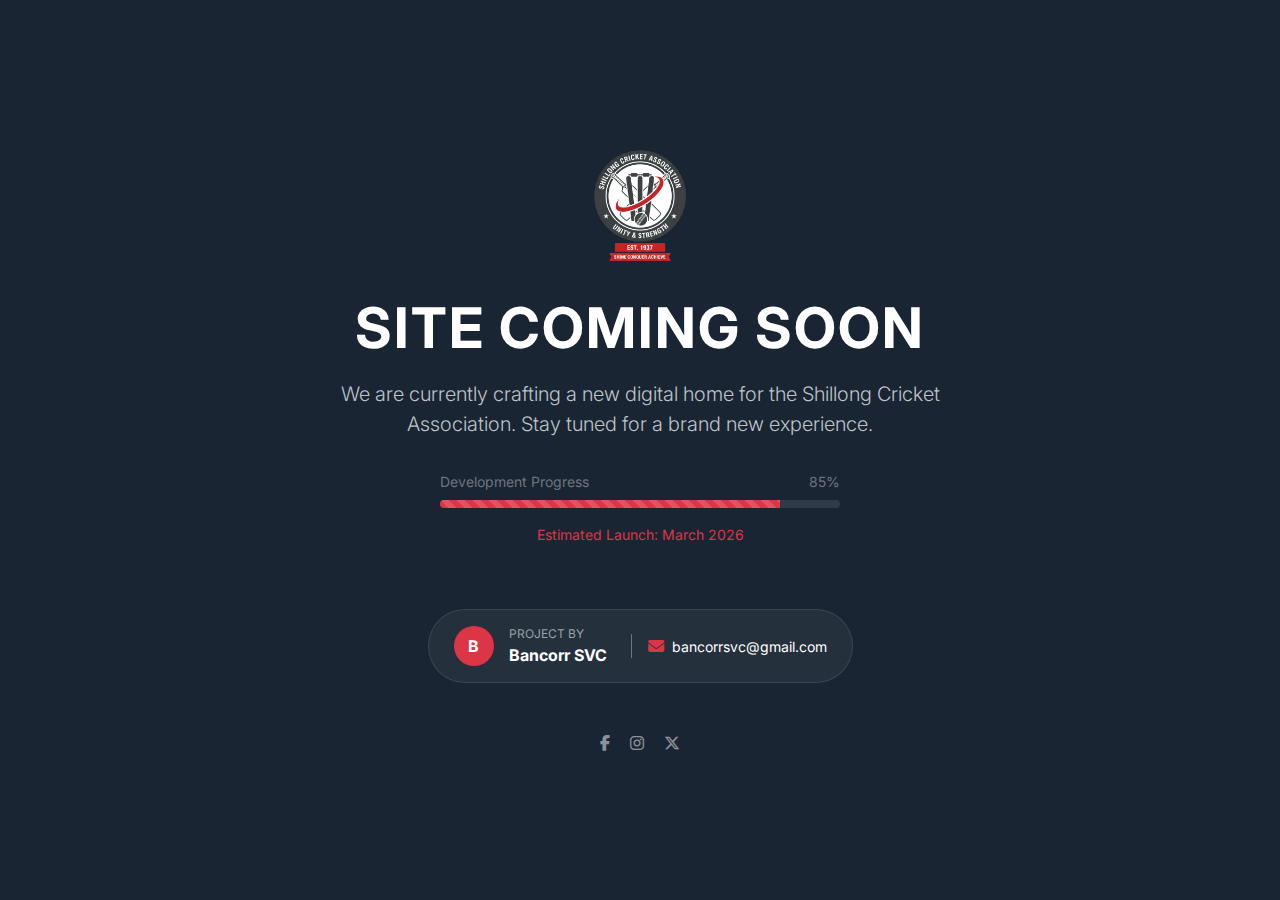
<file: coming-soon.html>
<!DOCTYPE html>
<html lang="en">
<head>
    <meta charset="UTF-8">
    <meta name="viewport" content="width=device-width, initial-scale=1.0">
    <title>SCA | Coming Soon</title>
    <link href="https://cdn.jsdelivr.net/npm/bootstrap@5.3.0/dist/css/bootstrap.min.css" rel="stylesheet">
    <link rel="stylesheet" href="https://cdnjs.cloudflare.com/ajax/libs/font-awesome/6.5.1/css/all.min.css">
    <link href="https://fonts.googleapis.com/css2?family=Inter:wght@400;700&display=swap" rel="stylesheet">
    
    <style>
        body, html {
            height: 100%;
            margin: 0;
            font-family: 'Inter', sans-serif;
            background-color: #1a2533;
            color: white;
        }

        .bg-overlay {
            background: linear-gradient(rgba(26, 37, 51, 0.85), rgba(26, 37, 51, 0.85)), 
                        url('https://images.unsplash.com/photo-1531415074968-036ba1b575da?ixlib=rb-4.0.3&auto=format&fit=crop&w=1920&q=80');
            background-size: cover;
            background-position: center;
            height: 100%;
            width: 100%;
            position: absolute;
            z-index: -1;
        }

        .main-container {
            min-height: 100vh;
            display: flex;
            flex-direction: column;
            justify-content: center;
            align-items: center;
            text-align: center;
            padding: 20px;
        }

        .logo-placeholder {
            width: 120px;
            margin-bottom: 30px;
            animation: fadeInDown 1s ease;
        }

        h1 {
            font-weight: 700;
            letter-spacing: 2px;
            text-transform: uppercase;
            font-size: 3.5rem;
            margin-bottom: 1rem;
        }

        .lead {
            color: #bdc3c7;
            max-width: 600px;
            margin-bottom: 2rem;
        }

        /* Progress Bar */
        .progress-wrapper {
            width: 100%;
            max-width: 400px;
            margin-bottom: 3rem;
        }

        .progress {
            height: 8px;
            background-color: rgba(255,255,255,0.1);
            border-radius: 10px;
        }

        .progress-bar {
            background-color: #dc3545; /* Your red theme */
        }

        /* Developer Badge */
        .dev-badge {
            background: rgba(255, 255, 255, 0.05);
            border: 1px solid rgba(255, 255, 255, 0.1);
            padding: 15px 25px;
            border-radius: 50px;
            display: inline-flex;
            align-items: center;
            transition: 0.3s;
            text-decoration: none;
            color: white;
        }

        .dev-badge:hover {
            background: rgba(255, 255, 255, 0.1);
            transform: translateY(-3px);
            color: white;
        }

        .dev-icon {
            width: 40px;
            height: 40px;
            background: #dc3545;
            border-radius: 50%;
            display: flex;
            align-items: center;
            justify-content: center;
            margin-right: 15px;
            font-weight: bold;
        }

        .dev-info {
            text-align: left;
        }

        .dev-info span {
            display: block;
            font-size: 0.75rem;
            color: #95a5a6;
            text-transform: uppercase;
        }

        .dev-info strong {
            font-size: 1rem;
        }

        @keyframes fadeInDown {
            from { opacity: 0; transform: translateY(-20px); }
            to { opacity: 1; transform: translateY(0); }
        }

        @media (max-width: 768px) {
            h1 { font-size: 2.5rem; }
        }
    </style>
</head>
<body>

    <div class="bg-overlay"></div>

    <div class="main-container">
        <img src="/assets/images/sca-logo-3-5.png" alt="SCA Logo" class="logo-placeholder" onerror="this.src='https://via.placeholder.com/120?text=SCA'">

        <h1>Site Coming Soon</h1>
        <p class="lead">We are currently crafting a new digital home for the Shillong Cricket Association. Stay tuned for a brand new experience.</p>

        <div class="progress-wrapper">
            <div class="d-flex justify-content-between mb-2 small text-secondary">
                <span>Development Progress</span>
                <span>85%</span>
            </div>
            <div class="progress">
                <div class="progress-bar progress-bar-striped progress-bar-animated" role="progressbar" style="width: 85%"></div>
            </div>
            <p class="mt-3 small text-danger">Estimated Launch: March 2026</p>
        </div>

        <a href="mailto:bancorrsvc@gmail.com" class="dev-badge">
            <div class="dev-icon">B</div>
            <div class="dev-info">
                <span>Project by</span>
                <strong>Bancorr SVC</strong>
            </div>
            <div class="ms-4 ps-3 border-start border-secondary d-none d-sm-block">
                <i class="fas fa-envelope text-danger"></i>
                <small class="ms-1">bancorrsvc@gmail.com</small>
            </div>
        </a>

        <div class="mt-5">
            <a href="#" class="text-white-50 mx-2 text-decoration-none"><i class="fab fa-facebook-f"></i></a>
            <a href="#" class="text-white-50 mx-2 text-decoration-none"><i class="fab fa-instagram"></i></a>
            <a href="#" class="text-white-50 mx-2 text-decoration-none"><i class="fab fa-x-twitter"></i></a>
        </div>
    </div>

    <script src="https://cdn.jsdelivr.net/npm/bootstrap@5.3.0/dist/js/bootstrap.bundle.min.js"></script>
</body>
</html>
</file>
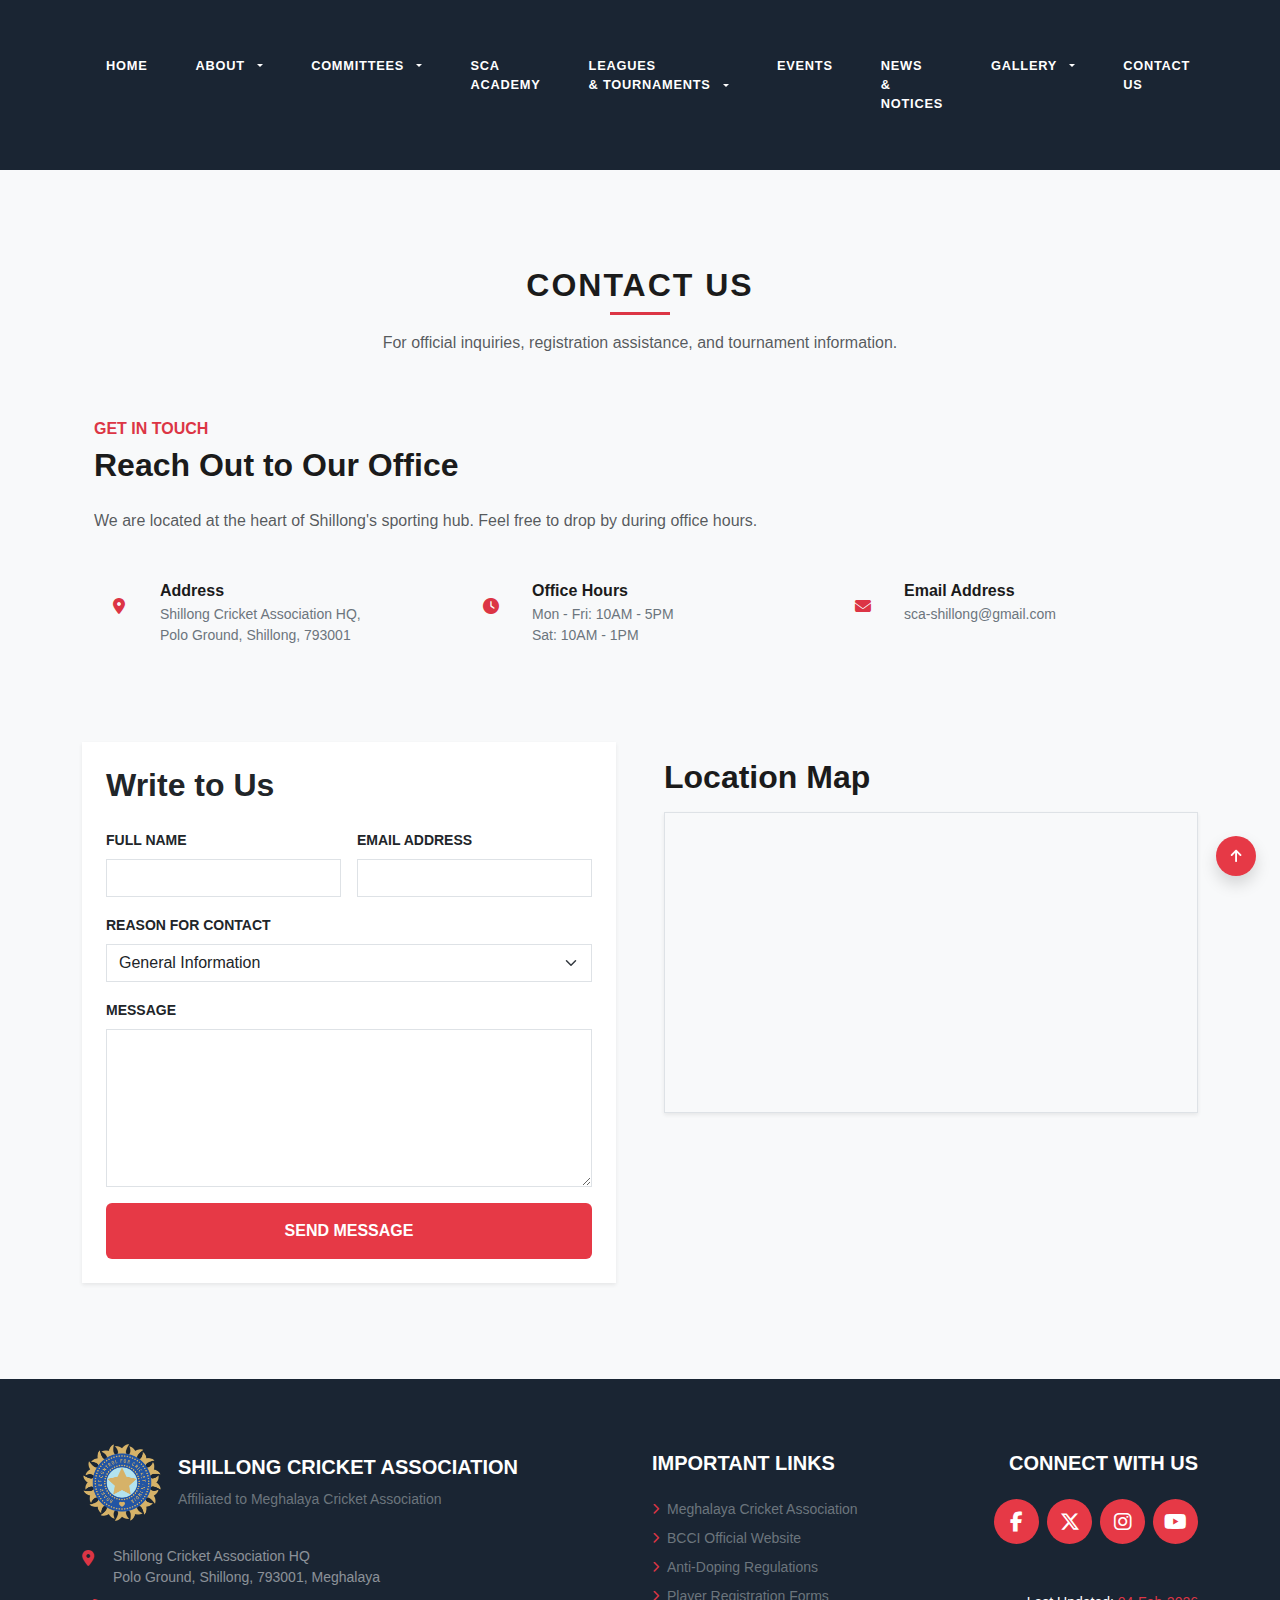
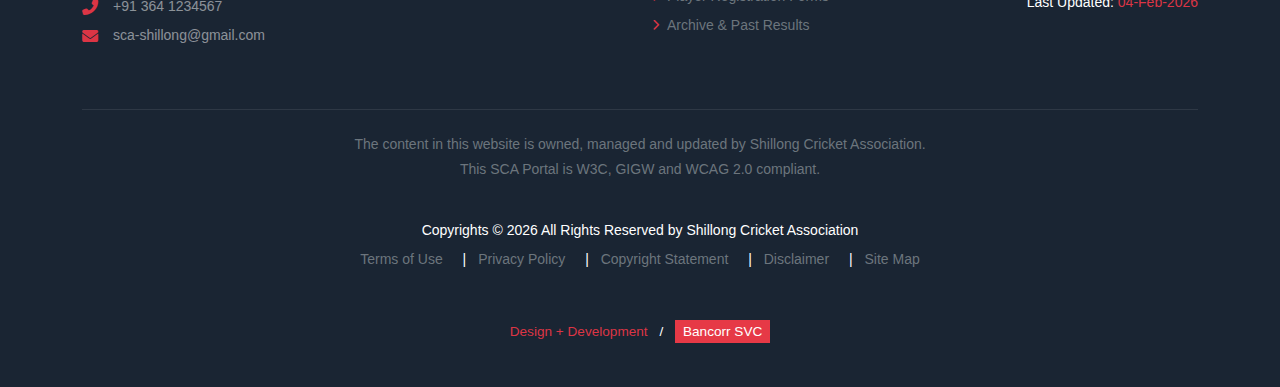
<file: contact-us.html>
<!DOCTYPE html>
<html lang="en">
<head>
    <meta charset="UTF-8">
    <meta name="viewport" content="width=device-width, initial-scale=1.0">
    <title>Contact Us | Shillong Cricket Association - Official Website</title>
    <link href="https://cdn.jsdelivr.net/npm/bootstrap@5.3.0/dist/css/bootstrap.min.css" rel="stylesheet">
    <link rel="stylesheet" href="https://cdnjs.cloudflare.com/ajax/libs/font-awesome/6.5.1/css/all.min.css">
    <style>
        .main-nav { background-color: #1a2533; }
        /* Custom Styling for the Contact Form */
        .contact-card { border-radius: 0; border: none; }
        input, textarea, select { border-radius: 0 !important; }
        input:focus, textarea:focus { border-color: #dc3545 !important; box-shadow: none !important; }
    </style> 
    <link href="/assets/css/main.css" rel="stylesheet">
</head> 
<body>
    
    <div id="header-placeholder"></div>

    <main class="container py-5 my-5">
        <div class="row mb-5 text-center">
            <div class="col-12">
                <h2 class="fw-bold text-uppercase" style="letter-spacing: 2px;">Contact Us</h2>
                <div class="mx-auto bg-danger mb-3" style="height: 3px; width: 60px;"></div>
                <p class="text-muted">For official inquiries, registration assistance, and tournament information.</p>
            </div>
        </div>

        <section class="container pb-5 mb-5">
            <div class="row g-5">
                <div class="col-lg-12">
                    <h6 class="text-danger fw-bold text-uppercase mb-2">Get In Touch</h6>
                    <h2 class="fw-bold mb-4">Reach Out to Our Office</h2>
                    <p class="text-muted mb-5">We are located at the heart of Shillong's sporting hub. Feel free to drop by during office hours.</p>
                
                    <div class="row g-4">
                        
                        <div class="col-md-4">
                            <div class="d-flex align-items-start">
                                <div class="bg-light p-3 rounded-circle me-3 d-flex align-items-center justify-content-center flex-shrink-0" style="width: 50px; height: 50px;">
                                    <i class="fas fa-map-marker-alt text-danger"></i>
                                </div>
                                <div>
                                    <h6 class="fw-bold mb-1">Address</h6>
                                    <p class="text-secondary small mb-0">Shillong Cricket Association HQ,<br>Polo Ground, Shillong, 793001</p>
                                </div>
                            </div>
                        </div>
                
                        <div class="col-md-4 border-start-md">
                            <div class="d-flex align-items-start">
                                <div class="bg-light p-3 rounded-circle me-3 d-flex align-items-center justify-content-center flex-shrink-0" style="width: 50px; height: 50px;">
                                    <i class="fas fa-clock text-danger"></i>
                                </div>
                                <div>
                                    <h6 class="fw-bold mb-1">Office Hours</h6>
                                    <p class="text-secondary small mb-0">Mon - Fri: 10AM - 5PM<br>Sat: 10AM - 1PM</p>
                                </div>
                            </div>
                        </div>
                
                        <div class="col-md-4 border-start-md">
                            <div class="d-flex align-items-start">
                                <div class="bg-light p-3 rounded-circle me-3 d-flex align-items-center justify-content-center flex-shrink-0" style="width: 50px; height: 50px;">
                                    <i class="fas fa-envelope text-danger"></i>
                                </div>
                                <div>
                                    <h6 class="fw-bold mb-1">Email Address</h6>
                                    <p class="text-secondary small mb-0">sca-shillong@gmail.com</p>
                                </div>
                            </div>
                        </div>
                
                    </div>
                </div>
        
            </div>
        </section>

        <div class="row g-5">
            <div class="col-lg-6">
                <div class="card contact-card shadow-sm p-4">
                    <h2 class="fw-bold mb-4">Write to Us</h2>
                    <form action="https://api.web3forms.com/submit" method="POST">
                        <input type="hidden" name="access_key" value="YOUR_ACCESS_KEY_HERE">
                        <input type="hidden" name="subject" value="New Inquiry from SCA Website">
                        <input type="checkbox" name="botcheck" class="d-none">

                        <div class="row g-3">
                            <div class="col-md-6">
                                <label class="form-label small fw-bold text-uppercase">Full Name</label>
                                <input type="text" name="name" class="form-control" required>
                            </div>
                            <div class="col-md-6">
                                <label class="form-label small fw-bold text-uppercase">Email Address</label>
                                <input type="email" name="email" class="form-control" required>
                            </div>
                            <div class="col-12">
                                <label class="form-label small fw-bold text-uppercase">Reason for Contact</label>
                                <select name="reason" class="form-select">
                                    <option>General Information</option>
                                    <option>Player Registration</option>
                                    <option>Club Affiliation</option>
                                    <option>Media Inquiry</option>
                                </select>
                            </div>
                            <div class="col-12">
                                <label class="form-label small fw-bold text-uppercase">Message</label>
                                <textarea name="message" class="form-control" rows="6" required></textarea>
                            </div>
                            <div class="col-12">
                                <button type="submit" class="btn btn-danger w-100 py-3 fw-bold">SEND MESSAGE</button>
                            </div>
                        </div>
                    </form>
                </div>
            </div>

            <div class="col-lg-6">
                <h2 class="fw-bold my-3">Location Map</h2>
                <div class="ratio ratio-16x9 mb-4 shadow-sm border">
                    <iframe src="https://www.google.com/maps/embed?pb=!1m18!1m12!1m3!1d3598.665792900746!2d91.8906967!3d25.5828114!2m3!1f0!2f0!3f0!3m2!1i1024!2i768!4f13.1!3m3!1m2!1s0x3750794df4023247%3A0x7d6c62c949673322!2sPolo%20Ground%2C%20Shillong!5e0!3m2!1sen!2sin!4v1700000000000" style="border:0;" allowfullscreen="" loading="lazy"></iframe>
                </div>
            </div>
        </div>
    </main>

    <div id="footer-placeholder"></div>

    <script src="https://cdn.jsdelivr.net/npm/bootstrap@5.3.0/dist/js/bootstrap.bundle.min.js"></script>
    <script src="/assets/js/jquery-3.7.1.min.js"></script>
    <script>
        $(function(){
            $("#header-placeholder").load("/assets/fragments/header.html");
            $("#footer-placeholder").load("/assets/fragments/footer.html");
        });
    </script>
</body>
</html>
</file>
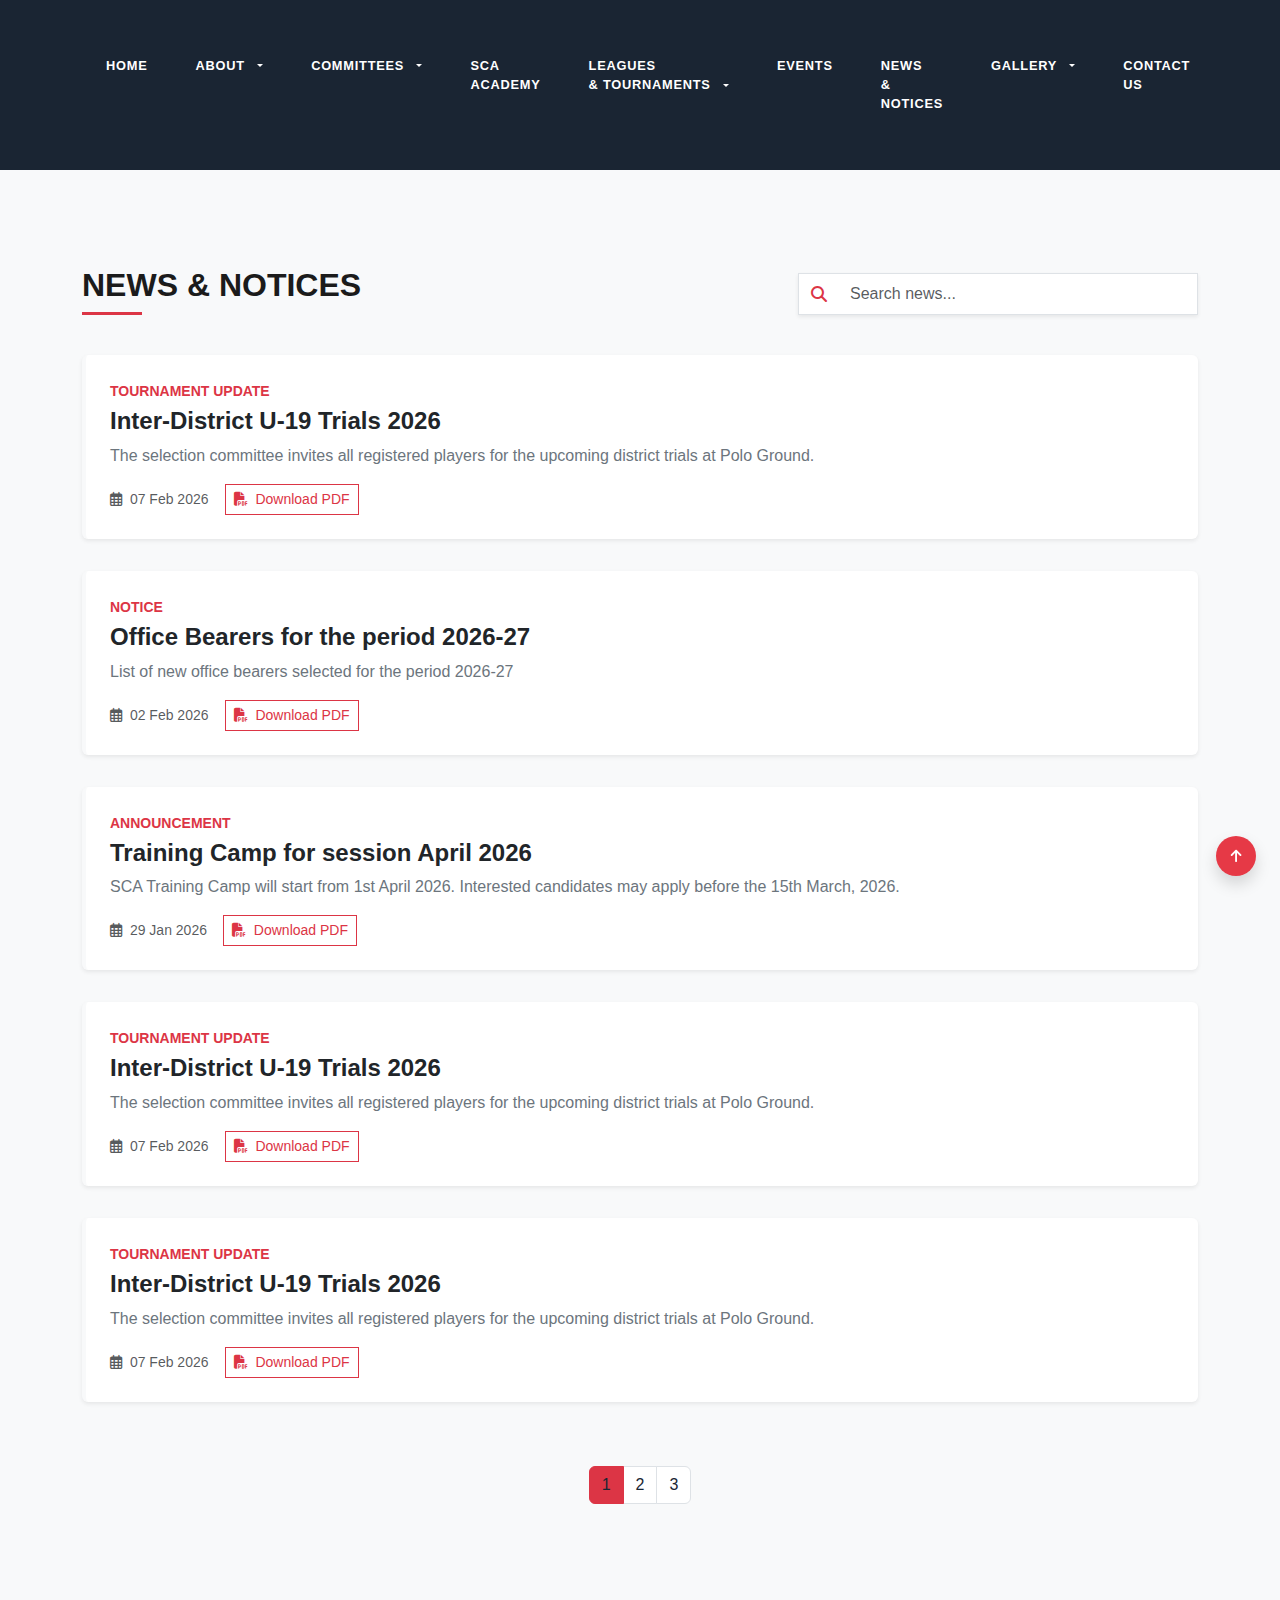
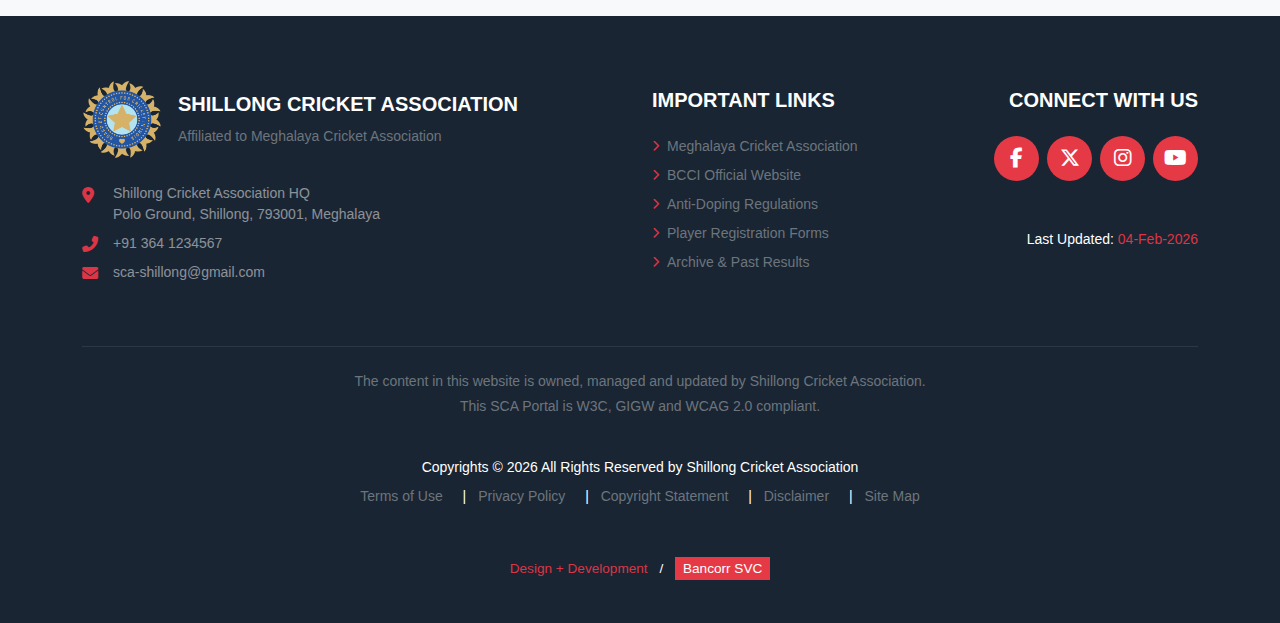
<file: news-notices.html>
<!DOCTYPE html>
<html lang="en">
<head>
    <meta charset="UTF-8">
    <meta name="viewport" content="width=device-width, initial-scale=1.0">
    <title>News &amp; Notices | Shillong Cricket Association - Official Website</title>
    <link href="https://cdn.jsdelivr.net/npm/bootstrap@5.3.0/dist/css/bootstrap.min.css" rel="stylesheet">
    <link rel="stylesheet" href="https://cdnjs.cloudflare.com/ajax/libs/font-awesome/6.5.1/css/all.min.css">
    <style>
        .main-nav { background-color: #1a2533; }
        /* Custom Styling for the Contact Form */
        .contact-card { border-radius: 0; border: none; }
        input, textarea, select { border-radius: 0 !important; }
        input:focus, textarea:focus { border-color: #dc3545 !important; box-shadow: none !important; }
    </style> 
    <link href="assets/css/main.css" rel="stylesheet">
    <link href="assets/css/news.css" rel="stylesheet">
</head> 
<body>

    <div id="header-placeholder"></div>

    <main class="container py-5 my-5">
        <section>
            <div class="row mb-5 align-items-end">
                <div class="col-md-6">
                    <h2 class="fw-bold text-uppercase mb-0">News &amp; Notices</h2>
                    <div class="bg-danger mt-2" style="height: 3px; width: 60px;"></div>
                </div>
                <!-- Search Field -->
                <div class="col-md-6 d-flex justify-content-end mt-3 mt-md-0">
                    <div class="input-group shadow-sm" style="max-width: 400px;">
                        <span class="input-group-text bg-white border-end-0 rounded-0">
                            <i class="fas fa-search text-danger"></i>
                        </span>
                        <input type="text" id="newsSearch" class="form-control border-start-0 rounded-0 py-2" placeholder="Search news...">
                    </div>
                </div>
                <div class="col-12 text-end">
                    <div id="searchCount" class="small text-muted mt-2" style="display:none;"></div>
                </div>
            </div>
        
            

            <!-- News List -->
            <div id="news-container" class="row g-4">
                <div class="col-12 news-item my-3">
                    <div class="card border-0 shadow-sm p-4 h-100 border-start border-light hover-border-danger">
                        <div class="d-flex justify-content-between align-items-start">
                            <div>
                                <small class="text-danger fw-bold text-uppercase">Tournament Update</small>
                                <h4 class="fw-bold mt-1">Inter-District U-19 Trials 2026</h4>
                                <p class="text-secondary mb-3">The selection committee invites all registered players for the upcoming district trials at Polo Ground.</p>
                                <div class="d-flex align-items-center gap-3">
                                    <span class="small text-muted"><i class="far fa-calendar-alt me-1"></i> 07 Feb 2026</span>
                                    <a href="assets/docs/sample.pdf" target="_blank" class="btn btn-sm btn-outline-danger rounded-0">
                                        <i class="fas fa-file-pdf me-1"></i> Download PDF
                                    </a>
                                </div>
                            </div>
                        </div>
                    </div>
                </div>

                <div class="col-12 news-item my-3">
                    <div class="card border-0 shadow-sm p-4 h-100 border-start border-light hover-border-danger">
                        <div class="d-flex justify-content-between align-items-start">
                            <div>
                                <small class="text-danger fw-bold text-uppercase">Notice</small>
                                <h4 class="fw-bold mt-1">Office Bearers for the period 2026-27</h4>
                                <p class="text-secondary mb-3">List of new office bearers selected for the period 2026-27</p>
                                <div class="d-flex align-items-center gap-3">
                                    <span class="small text-muted"><i class="far fa-calendar-alt me-1"></i> 02 Feb 2026</span>
                                    <a href="assets/docs/sample.pdf" target="_blank" class="btn btn-sm btn-outline-danger rounded-0">
                                        <i class="fas fa-file-pdf me-1"></i> Download PDF
                                    </a>
                                </div>
                            </div>
                        </div>
                    </div>
                </div>

                <div class="col-12 news-item my-3">
                    <div class="card border-0 shadow-sm p-4 h-100 border-start border-light hover-border-danger">
                        <div class="d-flex justify-content-between align-items-start">
                            <div>
                                <small class="text-danger fw-bold text-uppercase">Announcement</small>
                                <h4 class="fw-bold mt-1">Training Camp for session April 2026</h4>
                                <p class="text-secondary mb-3">SCA Training Camp will start from 1st April 2026. Interested candidates may apply before the 15th March, 2026.</p>
                                <div class="d-flex align-items-center gap-3">
                                    <span class="small text-muted"><i class="far fa-calendar-alt me-1"></i> 29 Jan 2026</span>
                                    <a href="assets/docs/sample.pdf" target="_blank" class="btn btn-sm btn-outline-danger rounded-0">
                                        <i class="fas fa-file-pdf me-1"></i> Download PDF
                                    </a>
                                </div>
                            </div>
                        </div>
                    </div>
                </div>

                <div class="col-12 news-item my-3">
                    <div class="card border-0 shadow-sm p-4 h-100 border-start border-light hover-border-danger">
                        <div class="d-flex justify-content-between align-items-start">
                            <div>
                                <small class="text-danger fw-bold text-uppercase">Tournament Update</small>
                                <h4 class="fw-bold mt-1">Inter-District U-19 Trials 2026</h4>
                                <p class="text-secondary mb-3">The selection committee invites all registered players for the upcoming district trials at Polo Ground.</p>
                                <div class="d-flex align-items-center gap-3">
                                    <span class="small text-muted"><i class="far fa-calendar-alt me-1"></i> 07 Feb 2026</span>
                                    <a href="assets/docs/sample.pdf" target="_blank" class="btn btn-sm btn-outline-danger rounded-0">
                                        <i class="fas fa-file-pdf me-1"></i> Download PDF
                                    </a>
                                </div>
                            </div>
                        </div>
                    </div>
                </div>

                <div class="col-12 news-item my-3">
                    <div class="card border-0 shadow-sm p-4 h-100 border-start border-light hover-border-danger">
                        <div class="d-flex justify-content-between align-items-start">
                            <div>
                                <small class="text-danger fw-bold text-uppercase">Tournament Update</small>
                                <h4 class="fw-bold mt-1">Inter-District U-19 Trials 2026</h4>
                                <p class="text-secondary mb-3">The selection committee invites all registered players for the upcoming district trials at Polo Ground.</p>
                                <div class="d-flex align-items-center gap-3">
                                    <span class="small text-muted"><i class="far fa-calendar-alt me-1"></i> 07 Feb 2026</span>
                                    <a href="assets/docs/sample.pdf" target="_blank" class="btn btn-sm btn-outline-danger rounded-0">
                                        <i class="fas fa-file-pdf me-1"></i> Download PDF
                                    </a>
                                </div>
                            </div>
                        </div>
                    </div>
                </div>

                <div class="col-12 news-item my-3">
                    <div class="card border-0 shadow-sm p-4 h-100 border-start border-light hover-border-danger">
                        <div class="d-flex justify-content-between align-items-start">
                            <div>
                                <small class="text-danger fw-bold text-uppercase">Tournament Update</small>
                                <h4 class="fw-bold mt-1">Inter-District U-19 Trials 2026</h4>
                                <p class="text-secondary mb-3">The selection committee invites all registered players for the upcoming district trials at Polo Ground.</p>
                                <div class="d-flex align-items-center gap-3">
                                    <span class="small text-muted"><i class="far fa-calendar-alt me-1"></i> 07 Feb 2026</span>
                                    <a href="assets/docs/sample.pdf" target="_blank" class="btn btn-sm btn-outline-danger rounded-0">
                                        <i class="fas fa-file-pdf me-1"></i> Download PDF
                                    </a>
                                </div>
                            </div>
                        </div>
                    </div>
                </div>

                <div class="col-12 news-item my-3">
                    <div class="card border-0 shadow-sm p-4 h-100 border-start border-light hover-border-danger">
                        <div class="d-flex justify-content-between align-items-start">
                            <div>
                                <small class="text-danger fw-bold text-uppercase">Tournament Update</small>
                                <h4 class="fw-bold mt-1">Inter-District U-19 Trials 2026</h4>
                                <p class="text-secondary mb-3">The selection committee invites all registered players for the upcoming district trials at Polo Ground.</p>
                                <div class="d-flex align-items-center gap-3">
                                    <span class="small text-muted"><i class="far fa-calendar-alt me-1"></i> 07 Feb 2026</span>
                                    <a href="assets/docs/sample.pdf" target="_blank" class="btn btn-sm btn-outline-danger rounded-0">
                                        <i class="fas fa-file-pdf me-1"></i> Download PDF
                                    </a>
                                </div>
                            </div>
                        </div>
                    </div>
                </div>

                <div class="col-12 news-item my-3">
                    <div class="card border-0 shadow-sm p-4 h-100 border-start border-light hover-border-danger">
                        <div class="d-flex justify-content-between align-items-start">
                            <div>
                                <small class="text-danger fw-bold text-uppercase">Tournament Update</small>
                                <h4 class="fw-bold mt-1">Inter-District U-19 Trials 2026</h4>
                                <p class="text-secondary mb-3">The selection committee invites all registered players for the upcoming district trials at Polo Ground.</p>
                                <div class="d-flex align-items-center gap-3">
                                    <span class="small text-muted"><i class="far fa-calendar-alt me-1"></i> 07 Feb 2026</span>
                                    <a href="assets/docs/sample.pdf" target="_blank" class="btn btn-sm btn-outline-danger rounded-0">
                                        <i class="fas fa-file-pdf me-1"></i> Download PDF
                                    </a>
                                </div>
                            </div>
                        </div>
                    </div>
                </div>

                <div class="col-12 news-item my-3">
                    <div class="card border-0 shadow-sm p-4 h-100 border-start border-light hover-border-danger">
                        <div class="d-flex justify-content-between align-items-start">
                            <div>
                                <small class="text-danger fw-bold text-uppercase">Tournament Update</small>
                                <h4 class="fw-bold mt-1">Inter-District U-19 Trials 2026</h4>
                                <p class="text-secondary mb-3">The selection committee invites all registered players for the upcoming district trials at Polo Ground.</p>
                                <div class="d-flex align-items-center gap-3">
                                    <span class="small text-muted"><i class="far fa-calendar-alt me-1"></i> 07 Feb 2026</span>
                                    <a href="assets/docs/sample.pdf" target="_blank" class="btn btn-sm btn-outline-danger rounded-0">
                                        <i class="fas fa-file-pdf me-1"></i> Download PDF
                                    </a>
                                </div>
                            </div>
                        </div>
                    </div>
                </div>

                <div class="col-12 news-item my-3">
                    <div class="card border-0 shadow-sm p-4 h-100 border-start border-light hover-border-danger">
                        <div class="d-flex justify-content-between align-items-start">
                            <div>
                                <small class="text-danger fw-bold text-uppercase">Tournament Update</small>
                                <h4 class="fw-bold mt-1">Inter-District U-19 Trials 2026</h4>
                                <p class="text-secondary mb-3">The selection committee invites all registered players for the upcoming district trials at Polo Ground.</p>
                                <div class="d-flex align-items-center gap-3">
                                    <span class="small text-muted"><i class="far fa-calendar-alt me-1"></i> 07 Feb 2026</span>
                                    <a href="assets/docs/sample.pdf" target="_blank" class="btn btn-sm btn-outline-danger rounded-0">
                                        <i class="fas fa-file-pdf me-1"></i> Download PDF
                                    </a>
                                </div>
                            </div>
                        </div>
                    </div>
                </div>

                <div class="col-12 news-item my-3">
                    <div class="card border-0 shadow-sm p-4 h-100 border-start border-light hover-border-danger">
                        <div class="d-flex justify-content-between align-items-start">
                            <div>
                                <small class="text-danger fw-bold text-uppercase">Tournament Update</small>
                                <h4 class="fw-bold mt-1">Inter-District U-19 Trials 2026</h4>
                                <p class="text-secondary mb-3">The selection committee invites all registered players for the upcoming district trials at Polo Ground.</p>
                                <div class="d-flex align-items-center gap-3">
                                    <span class="small text-muted"><i class="far fa-calendar-alt me-1"></i> 07 Feb 2026</span>
                                    <a href="assets/docs/sample.pdf" target="_blank" class="btn btn-sm btn-outline-danger rounded-0">
                                        <i class="fas fa-file-pdf me-1"></i> Download PDF
                                    </a>
                                </div>
                            </div>
                        </div>
                    </div>
                </div>

                <div class="col-12 news-item my-3">
                    <div class="card border-0 shadow-sm p-4 h-100 border-start border-light hover-border-danger">
                        <div class="d-flex justify-content-between align-items-start">
                            <div>
                                <small class="text-danger fw-bold text-uppercase">Tournament Update</small>
                                <h4 class="fw-bold mt-1">Inter-District U-19 Trials 2026</h4>
                                <p class="text-secondary mb-3">The selection committee invites all registered players for the upcoming district trials at Polo Ground.</p>
                                <div class="d-flex align-items-center gap-3">
                                    <span class="small text-muted"><i class="far fa-calendar-alt me-1"></i> 07 Feb 2026</span>
                                    <a href="assets/docs/sample.pdf" target="_blank" class="btn btn-sm btn-outline-danger rounded-0">
                                        <i class="fas fa-file-pdf me-1"></i> Download PDF
                                    </a>
                                </div>
                            </div>
                        </div>
                    </div>
                </div>
            </div>
            
        
            <nav class="mt-5">
                <ul class="pagination justify-content-center" id="pagination">
                    </ul>
            </nav>
        </section>
    </main>

    <div id="footer-placeholder"></div>

    <script src="https://cdn.jsdelivr.net/npm/bootstrap@5.3.0/dist/js/bootstrap.bundle.min.js"></script>
    <script src="/assets/js/jquery-3.7.1.min.js"></script>
    <script src="/assets/js/news.js"></script>
    <script>
        $(function(){
            $("#header-placeholder").load("assets/fragments/header.html");
            $("#footer-placeholder").load("assets/fragments/footer.html");
        });
    </script>
</body>
</html>
</file>
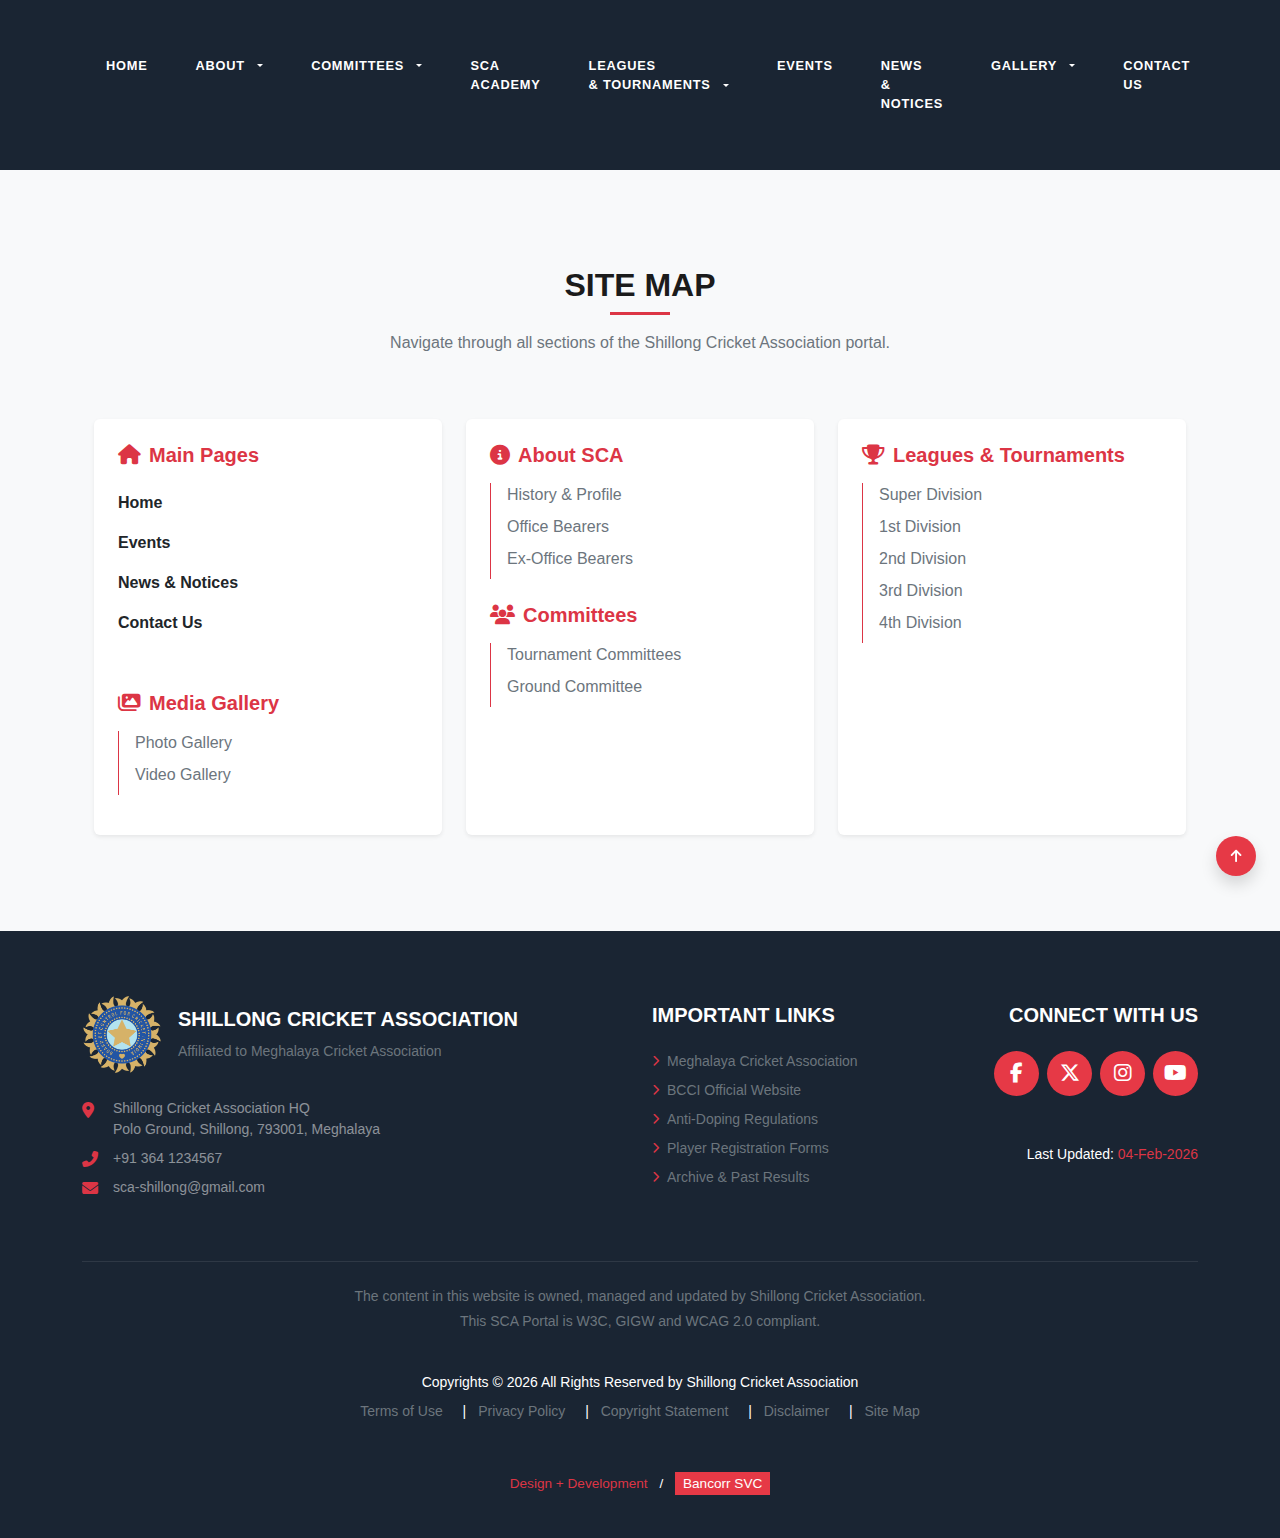
<file: sitemap.html>
<!DOCTYPE html>
<html lang="en">
<head>
    <meta charset="UTF-8">
    <meta name="viewport" content="width=device-width, initial-scale=1.0">
    <title>Sitemap | Shillong Cricket Association - Official Website</title>
    <link href="https://cdn.jsdelivr.net/npm/bootstrap@5.3.0/dist/css/bootstrap.min.css" rel="stylesheet">
    <link rel="stylesheet" href="https://cdnjs.cloudflare.com/ajax/libs/font-awesome/6.5.1/css/all.min.css">
    <style>
        .main-nav { background-color: #1a2533; }
        /* Custom Styling for the Contact Form */
        .contact-card { border-radius: 0; border: none; }
        input, textarea, select { border-radius: 0 !important; }
        input:focus, textarea:focus { border-color: #dc3545 !important; box-shadow: none !important; }
    </style> 
    <link href="/assets/css/main.css" rel="stylesheet">
</head> 
<body>
    
    <div id="header-placeholder"></div>

    <main class="container py-5 my-5">
        <section class="bg-light">
            <div class="container">
                <div class="row mb-5">
                    <div class="col-12 text-center">
                        <h2 class="fw-bold text-uppercase">Site Map</h2>
                        <div class="bg-danger mx-auto mb-3" style="width: 60px; height: 3px;"></div>
                        <p class="text-secondary">Navigate through all sections of the Shillong Cricket Association portal.</p>
                    </div>
                </div>
        
                <div class="row g-4">
                    <div class="col-md-4">
                        <div class="card h-100 border-0 shadow-sm p-4">
                            <h5 class="fw-bold mb-4 text-danger"><i class="fas fa-home me-2"></i>Main Pages</h5>
                            <ul class="list-unstyled sitemap-list">
                                <li class="mb-3"><a href="/" class="text-decoration-none text-dark fw-bold">Home</a></li>
                                <li class="mb-3"><a href="/events.html" class="text-decoration-none text-dark fw-bold">Events</a></li>
                                <li class="mb-3"><a href="/news-notices.html" class="text-decoration-none text-dark fw-bold">News & Notices</a></li>
                                <li class="mb-3"><a href="/contact-us.html" class="text-decoration-none text-dark fw-bold">Contact Us</a></li>
                            </ul>
                            
                            <h5 class="fw-bold mb-3 mt-4 text-danger"><i class="fas fa-images me-2"></i>Media Gallery</h5>
                            <ul class="list-unstyled ps-3 border-start border-danger">
                                <li class="mb-2"><a href="/gallery/photo-gallery.html" class="text-secondary text-decoration-none">Photo Gallery</a></li>
                                <li class="mb-2"><a href="#" class="text-secondary text-decoration-none">Video Gallery</a></li>
                            </ul>
                        </div>
                    </div>
        
                    <div class="col-md-4">
                        <div class="card h-100 border-0 shadow-sm p-4">
                            <h5 class="fw-bold mb-3 text-danger"><i class="fas fa-info-circle me-2"></i>About SCA</h5>
                            <ul class="list-unstyled ps-3 border-start border-danger mb-4">
                                <li class="mb-2"><a href="/about/about-sca.html" class="text-secondary text-decoration-none">History & Profile</a></li>
                                <li class="mb-2"><a href="#" class="text-secondary text-decoration-none">Office Bearers</a></li>
                                <li class="mb-2"><a href="#" class="text-secondary text-decoration-none">Ex-Office Bearers</a></li>
                            </ul>
        
                            <h5 class="fw-bold mb-3 text-danger"><i class="fas fa-users me-2"></i>Committees</h5>
                            <ul class="list-unstyled ps-3 border-start border-danger">
                                <li class="mb-2"><a href="#" class="text-secondary text-decoration-none">Tournament Committees</a></li>
                                <li class="mb-2"><a href="#" class="text-secondary text-decoration-none">Ground Committee</a></li>
                            </ul>
                        </div>
                    </div>
        
                    <div class="col-md-4">
                        <div class="card h-100 border-0 shadow-sm p-4">
                            <h5 class="fw-bold mb-3 text-danger"><i class="fas fa-trophy me-2"></i>Leagues & Tournaments</h5>
                            <ul class="list-unstyled ps-3 border-start border-danger">
                                <li class="mb-2"><a href="#" class="text-secondary text-decoration-none">Super Division</a></li>
                                <li class="mb-2"><a href="#" class="text-secondary text-decoration-none">1st Division</a></li>
                                <li class="mb-2"><a href="#" class="text-secondary text-decoration-none">2nd Division</a></li>
                                <li class="mb-2"><a href="#" class="text-secondary text-decoration-none">3rd Division</a></li>
                                <li class="mb-2"><a href="#" class="text-secondary text-decoration-none">4th Division</a></li>
                            </ul>
                        </div>
                    </div>
                </div>
            </div>
        </section>
    </main>

    <div id="footer-placeholder"></div>

    <script src="https://cdn.jsdelivr.net/npm/bootstrap@5.3.0/dist/js/bootstrap.bundle.min.js"></script>
    <script src="/assets/js/jquery-3.7.1.min.js"></script>
    <script>
        $(function(){
            $("#header-placeholder").load("/assets/fragments/header.html");
            $("#footer-placeholder").load("/assets/fragments/footer.html");
        });
    </script>
</body>
</html>
</file>
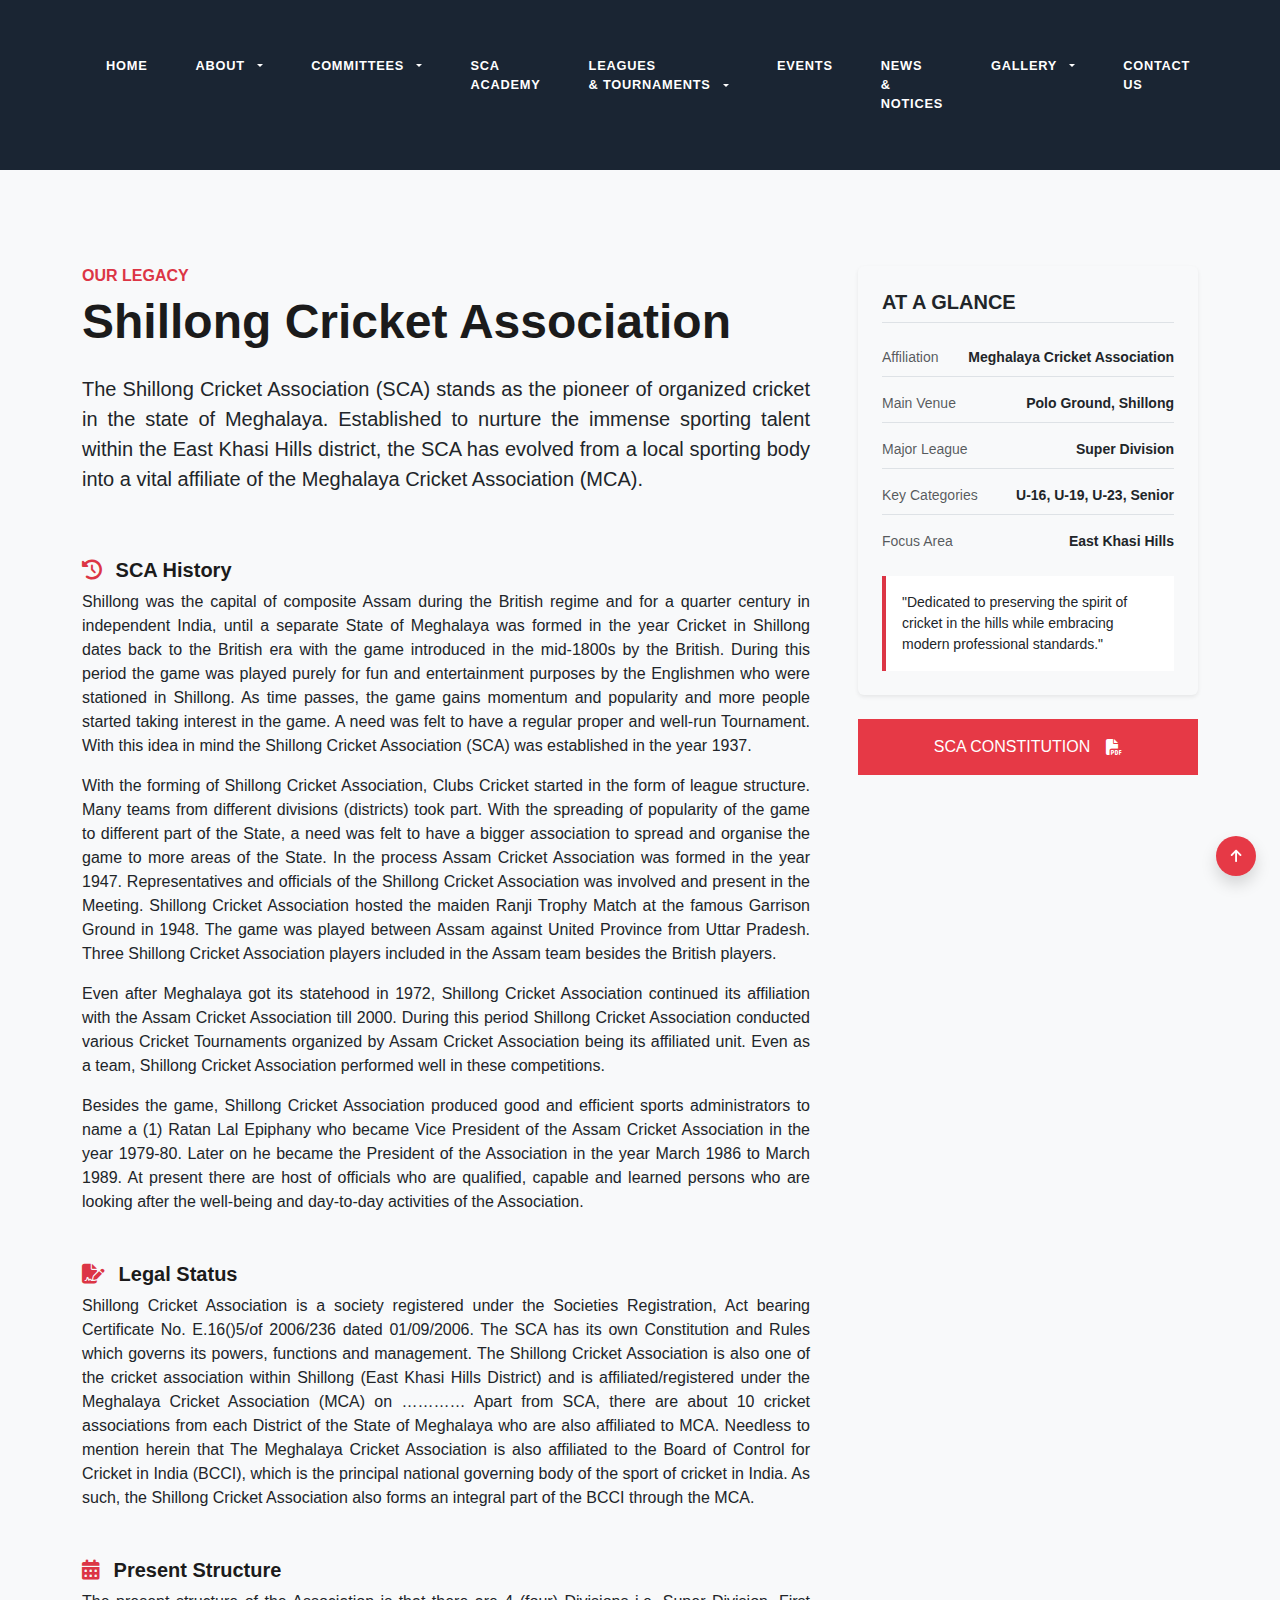
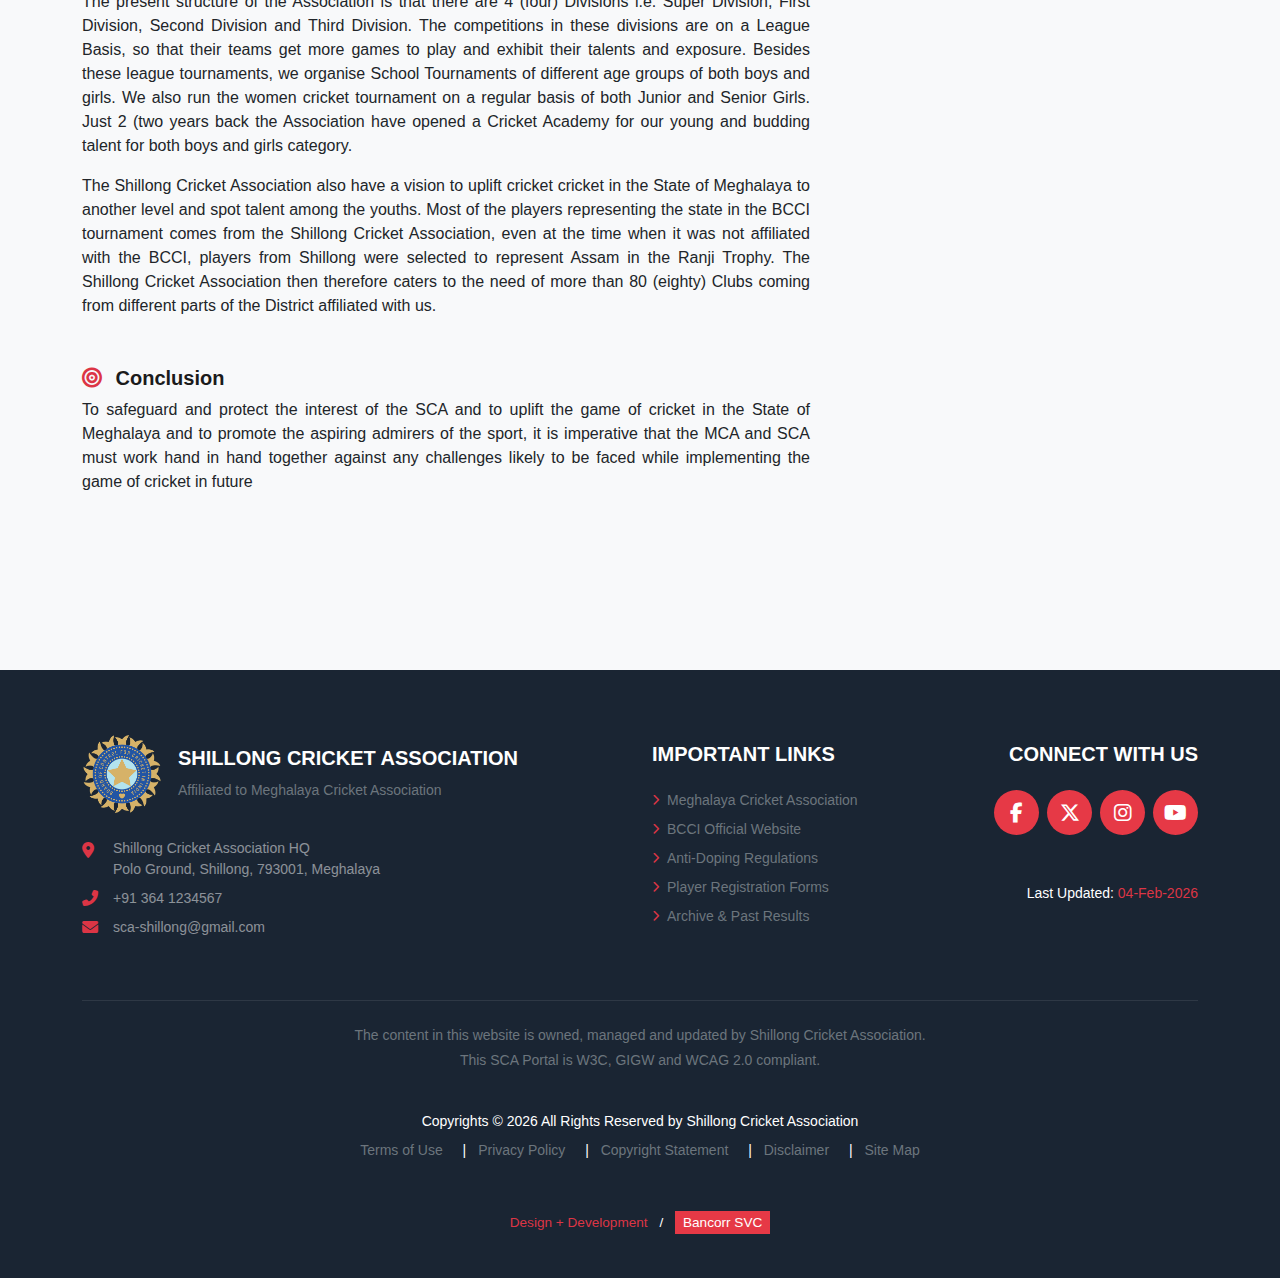
<file: about/about-sca.html>
<!DOCTYPE html>
<html lang="en">
<head>
    <meta charset="UTF-8">
    <meta name="viewport" content="width=device-width, initial-scale=1.0">
    <title>About SCA | Shillong Cricket Association - Official Website</title>
    <link href="https://cdn.jsdelivr.net/npm/bootstrap@5.3.0/dist/css/bootstrap.min.css" rel="stylesheet">
    <link rel="stylesheet" href="https://cdnjs.cloudflare.com/ajax/libs/font-awesome/6.5.1/css/all.min.css">
    <style>
        .main-nav { background-color: #1a2533; }
        /* Custom Styling for the Contact Form */
        .contact-card { border-radius: 0; border: none; }
        input, textarea, select { border-radius: 0 !important; }
        input:focus, textarea:focus { border-color: #dc3545 !important; box-shadow: none !important; }
    </style> 
    <link href="../assets/css/main.css" rel="stylesheet">
</head> 
<body>
    <div id="header-placeholder"></div>

    <main class="container py-5 my-5">
        <div class="row g-5">
            <div class="col-lg-8">
                <h6 class="text-danger fw-bold text-uppercase mb-2">Our Legacy</h6>
                <h2 class="display-5 fw-bold mb-4">Shillong Cricket Association</h2>
                
                <p class="lead text-dark mb-4" style="text-align: justify;">
                    The Shillong Cricket Association (SCA) stands as the pioneer of organized cricket in the state of Meghalaya. Established to nurture the immense sporting talent within the East Khasi Hills district, the SCA has evolved from a local sporting body into a vital affiliate of the Meghalaya Cricket Association (MCA).
                </p>
    
                <div class="row my-5">
                    <div class="col-md-12 my-3">
                        <h5 class="fw-bold"><i class="fas fa-history text-danger me-2"></i> SCA History </h5>
                        <p class="text-dark" style="text-align: justify;">Shillong was the capital of composite Assam during the British regime and for a quarter century in independent India, until a separate State of Meghalaya was formed in the year
                            Cricket in Shillong dates back to the British era with the game introduced in the mid-1800s by the British. During this period the game was played purely for fun and entertainment purposes by the Englishmen who were stationed in Shillong. As time passes, the game gains momentum and popularity and more people started taking interest in the game. A need was felt to have a regular proper and well-run Tournament. With this idea in mind the Shillong Cricket Association (SCA) was established in the year 1937.
                        </p>
                        <p class="text-dark" style="text-align: justify;">
                            With the forming of Shillong Cricket Association, Clubs Cricket started in the form of league structure. Many teams from different divisions (districts) took part. With the spreading of popularity of the game to different part of the State, a need was felt to have a bigger association to spread and organise the game to more areas of the State. In the process Assam Cricket Association was formed in the year 1947. Representatives and officials of the Shillong Cricket Association was involved and present in the Meeting. Shillong Cricket Association hosted the maiden Ranji Trophy Match at the famous Garrison Ground in 1948. The game was played between Assam against United Province from Uttar Pradesh. Three Shillong Cricket Association players included in the Assam team besides the British players.
                        </p>
                        <p class="text-dark" style="text-align: justify;">
                            Even after Meghalaya got its statehood in 1972, Shillong Cricket Association continued its affiliation with the Assam Cricket Association till 2000. During this period Shillong Cricket Association conducted various Cricket Tournaments organized by Assam Cricket Association being its affiliated unit. Even as a team, Shillong Cricket Association performed well in these competitions.
                        </p>
                        <p class="text-dark" style="text-align: justify;">
                            Besides the game, Shillong Cricket Association produced good and efficient sports administrators to name a (1) Ratan Lal Epiphany who became Vice President of the Assam Cricket Association in the year 1979-80. Later on he became the President of the Association in the year March 1986 to March 1989. At present there are host of officials who are qualified, capable and learned persons who are looking after the well-being and day-to-day activities of the Association.
                        </p>
                    </div>
                    <div class="col-md-12 my-3">
                        <h5 class="fw-bold"><i class="fas fa-file-signature text-danger me-2"></i> Legal Status</h5>
                        <p class="text-dark" style="text-align: justify;">
                            Shillong Cricket Association is a society registered under the Societies Registration, Act bearing Certificate No. E.16()5/of 2006/236 dated 01/09/2006. The SCA has its own Constitution and Rules which governs its powers, functions and management. The Shillong Cricket Association is also one of the cricket association within Shillong (East Khasi Hills District) and is affiliated/registered under the Meghalaya Cricket Association (MCA) on ………… Apart from SCA, there are about 10 cricket associations from each District of the State of Meghalaya who are also affiliated to MCA. Needless to mention herein that The Meghalaya Cricket Association is also affiliated to the Board of Control for Cricket in India (BCCI), which is the principal national governing body of the sport of cricket in India. As such, the Shillong Cricket Association also forms an integral part of the BCCI through the MCA.        
                        </p>
                    </div>
                    <div class="col-md-12 my-3">
                        <h5 class="fw-bold"><i class="fas fa-calendar-alt text-danger me-2"></i> Present Structure</h5>
                        <p class="text-dark" style="text-align: justify;">
                            The present structure of the Association is that there are 4 (four) Divisions i.e. Super Division, First Division, Second Division and Third Division. The competitions in these divisions are on a League Basis, so that their teams get more games to play and exhibit their talents and exposure. Besides these league tournaments, we organise School Tournaments of different age groups of both boys and girls. We also run the women cricket tournament on a regular basis of both Junior and Senior Girls. Just 2 (two years back the Association have opened a Cricket Academy for our young and budding talent for both boys and girls category.
                        </p>
                        <p class="text-dark" style="text-align: justify;">
                            The Shillong Cricket Association also have a vision to uplift cricket cricket in the State of Meghalaya to another level and spot talent among the youths. Most of the players representing the state in the BCCI tournament comes from the Shillong Cricket Association, even at the time when it was not affiliated with the BCCI, players from Shillong were selected to represent Assam in the Ranji Trophy.  The Shillong Cricket Association then  therefore caters to the need of more than 80 (eighty) Clubs coming from different parts of the District affiliated with us.
                        </p>
                    </div>
                    <div class="col-md-12 my-3">
                        <h5 class="fw-bold"><i class="fas fa-bullseye text-danger me-2"></i> Conclusion</h5>
                        <p class="text-dark" style="text-align: justify;">
                            To safeguard and protect the interest of the SCA and to uplift the game of cricket in the State of Meghalaya and to promote the aspiring admirers of the sport, it is imperative that the MCA and SCA must work hand in hand together against any challenges likely to be faced while implementing the game of cricket in future
                        </p>
                    </div>
                </div>
    
            </div>
    
            <div class="col-lg-4">
                <div class="card border-0 shadow-sm bg-light p-4">
                    <h5 class="fw-bold mb-4 text-uppercase border-bottom pb-2">At a Glance</h5>
                    
                    <div class="d-flex justify-content-between mb-3 border-bottom pb-2">
                        <span class="text-muted small">Affiliation</span>
                        <span class="fw-bold small text-end">Meghalaya Cricket Association</span>
                    </div>
                    <div class="d-flex justify-content-between mb-3 border-bottom pb-2">
                        <span class="text-muted small">Main Venue</span>
                        <span class="fw-bold small">Polo Ground, Shillong</span>
                    </div>
                    <div class="d-flex justify-content-between mb-3 border-bottom pb-2">
                        <span class="text-muted small">Major League</span>
                        <span class="fw-bold small">Super Division</span>
                    </div>
                    <div class="d-flex justify-content-between mb-3 border-bottom pb-2">
                        <span class="text-muted small">Key Categories</span>
                        <span class="fw-bold small text-end">U-16, U-19, U-23, Senior</span>
                    </div>
                    <div class="d-flex justify-content-between mb-4">
                        <span class="text-muted small">Focus Area</span>
                        <span class="fw-bold small text-end">East Khasi Hills</span>
                    </div>
    
                    <div class="bg-white p-3 border-start border-danger border-4">
                        <p class="mb-0 italic small text-dark">
                            "Dedicated to preserving the spirit of cricket in the hills while embracing modern professional standards."
                        </p>
                    </div>
                </div>
                
                <div class="mt-4">
                    <a href="#" class="btn btn-danger w-100 rounded-0 d-flex align-items-center justify-content-center py-3">
                        <span>SCA CONSTITUTION</span>
                        <i class="fas fa-file-pdf text-white ps-3"></i>
                    </a>
                </div>
            </div>
        </div>
    </main>

    <div id="footer-placeholder"></div>

    <script src="https://cdn.jsdelivr.net/npm/bootstrap@5.3.0/dist/js/bootstrap.bundle.min.js"></script>
    <script src="/assets/js/jquery-3.7.1.min.js"></script>
    <script>
        $(function(){
            $("#header-placeholder").load("../assets/fragments/header.html");
            $("#footer-placeholder").load("../assets/fragments/footer.html");
        });
    </script>
</body>
</html>
</file>
<file: assets/css/main.css>
/* Custom styles */
:root {
    --primary-color: #1a4480;    /* Deep navy blue */
    --secondary-color: #2c608f;  /* Lighter blue */
    --accent-color: #d83933;     /* Government red */
    --text-color: #1b1b1b;       /* Dark text */
    --light-bg: #ffffff;         /* White background */
    --border-color: #dfe1e2;     /* Border color */
    --shadow: 0 1px 3px rgba(0,0,0,0.08); /* Subtle shadow */
    --header-bg-gradient: linear-gradient(to right, #15305b, #1a4480);
    --footer-bg-color: #1f2937;
    --secondary-button-color: #2563eb; /* Blue color for Login button/border */
}

body {
    font-family: -apple-system, BlinkMacMacSystemFont, 'Segoe UI', Roboto, Oxygen, Ubuntu, Cantarell, sans-serif;
    color: var(--text-color);
    background-color: #F8F9FA;
}

.wrapper {
    min-height: 100vh;
    display: flex;
    flex-direction: column;
}

main {
    flex: 1;
}

/* Hero Section with background image */
.hero-section {
    position: relative;
    background: url('../images/banner-bg.jpg') center center / cover no-repeat;
    color: #ffffff;
}

.hero-section::before {
    content: '';
    position: absolute;
    inset: 0;
    background: rgba(0, 0, 0, 0.55); /* Dark overlay so text is readable */
    z-index: 0;
}

.hero-section header {
    position: relative;
    z-index: 10; /* Keep navbar above banner content */
}

.hero-section .banner-placeholder {
    position: relative;
    z-index: 1; /* Keep content above overlay */
}

/* Header / Navbar Styles */
header {
    background-color: transparent; /* Let background image show through */
    border-bottom: none;
    color: #ffffff;
}

header .container {
    flex-wrap: nowrap;
    position: relative;
    z-index: 10;
}

.main-nav {
    text-transform: uppercase;
    font-size: 0.8rem;
    letter-spacing: 0.06em;
    position: relative;
    z-index: 10;
}

.meghalaya-logo {
    height: auto;
    min-height: 100px;
    max-height: 100px;
}

.brand-text {
    font-weight: 600;
    font-size: 1rem;
}

.main-menu .nav-link {
    color: #ffffff;
    padding-left: 1rem;
    padding-right: 1rem;
    font-weight: 600;
}

.main-menu .nav-link:hover,
.main-menu .nav-link.active {
    color: #ffffff;
}

.main-menu .dropdown-toggle::after {
    margin-left: 0.5rem;
    vertical-align: 0.2em;
}

.main-menu .dropdown-menu {
    background-color: rgba(255, 255, 255, 0.95);
    backdrop-filter: blur(10px);
    border: none;
    box-shadow: 0 4px 15px rgba(0,0,0,0.2);
    margin-top: 0.5rem;
    z-index: 1000; /* Ensure dropdown appears above all content */
}

.main-menu .dropdown-item {
    text-transform: none;
    font-size: 0.9rem;
    padding: 0.75rem 1.5rem;
    color: var(--text-color);
    font-weight: 500;
}

.main-menu .dropdown-item:hover {
    background-color: #1f2937;
    color: #ffffff;
}

/* Responsive navbar */
@media (max-width: 991.98px) {
    .main-nav .container {
        flex-wrap: wrap;
    }

    .main-menu {
        margin-top: 0.75rem;
        justify-content: flex-start !important;
        row-gap: 0.25rem;
    }

    .main-menu .nav-link {
        padding-left: 0.75rem;
        padding-right: 0.75rem;
        font-size: 0.75rem;
    }
}

@media (max-width: 575.98px) {
    .meghalaya-logo {
        height: 32px;
    }

    .brand-text {
        font-size: 0.9rem;
    }

    .main-menu {
        flex-wrap: wrap;
    }
}

/* Full-page Banner Placeholder */
.banner-placeholder {
    background-color: transparent; /* Use hero background image */
    height: auto; /* Increased height */
    position: relative;
    overflow: hidden; /* Ensure overflow is hidden for inner elements */
    padding-top: 60px; /* Push content down */
}

.banner-placeholder .container {
    height: 100%; /* Ensure the container takes full height */
    padding-top: 0px; /* Additional padding to push content down */
    padding-bottom: 0px;
    display: flex;
    flex-direction: column;
    justify-content: flex-start;
}

.banner-placeholder .row {
    margin-left: 0;
    margin-right: 0;
    width: 100%;
    align-items: flex-start;
}

.banner-placeholder h1 {
    font-size: 2.5rem;
    margin-bottom: 1rem;
    font-weight: 700;
}

.banner-placeholder h2 {
    font-size: 2.2rem; /* Adjusted from 2.8rem */
    margin-bottom: 0.5rem;
    margin-top: 1rem;
}

.banner-placeholder p {
    font-size: 1.1rem;
    opacity: 0.95;
    line-height: 1.6;
    max-width: 90%;
}

.banner-placeholder .btn {
    margin-top: 1.5rem;
    padding: 0.75rem 2.5rem;
    font-size: 1.25rem;
    border-radius: 50px;
}

.service-list {
    display: flex;
    flex-direction: column;
    align-items: flex-end;
    position: relative;
    padding-right: 20px; /* Space for the vertical line */
}

.service-list::before {
    content: '';
    position: absolute;
    right: 0;
    top: 0;
    bottom: 0;
    width: 5px;
    background-color: white; /* White vertical line */
    border-radius: 2px;
}

.service-item {
    font-size: 1.5rem; /* Adjusted from 1.8rem */
    font-weight: 500;
    margin-bottom: 0.75rem;
    color: #87CEEB; /* Light blue color for the text */
    text-align: right;
    cursor: pointer;
    transition: color 0.3s ease;
}

.service-item:hover {
    color: #ADD8E6; /* Slightly lighter blue on hover */
}

/* Online Services Section */
.online-services .section-title,
.how-to-apply .section-title,
.charts-section .card-title {
    color: var(--primary-color);
    font-weight: 700;
    position: relative;
    padding-bottom: 0.5rem;
}

.online-services .section-title::after,
.how-to-apply .section-title::after,
.charts-section .card-title::after {
    content: '';
    position: absolute;
    left: 50%;
    transform: translateX(-50%);
    bottom: 0;
    width: 60px;
    height: 3px;
    background-color: var(--accent-color);
    border-radius: 2px;
}

.service-card {
    border: 1px solid var(--border-color);
    transition: all 0.3s ease;
}

.service-card:hover {
    transform: translateY(-5px);
    box-shadow: 0 8px 20px rgba(0,0,0,0.15);
    border-color: var(--accent-color);
}

.service-icon {
    color: var(--primary-color);
}

/* How to Apply Section */
.how-to-apply .section-title {
    margin-bottom: 3rem !important;
}

.timeline-container {
    display: flex;
    justify-content: center;
    align-items: center;
    flex-wrap: wrap;
    gap: 0;
    position: relative;
    padding: 2rem 0;
}

.timeline-step {
    flex: 1;
    min-width: 200px;
    max-width: 250px;
    padding: 1.5rem 1rem;
    color: white;
    text-align: center;
    position: relative;
    overflow: hidden;
    display: flex;
    flex-direction: column;
    align-items: center;
    justify-content: center;
    height: 180px; /* Increased height for better look */
    transition: all 0.3s ease;
}

.timeline-step:hover {
    transform: translateY(-5px);
    box-shadow: 0 8px 20px rgba(0,0,0,0.2);
}

/* Arrow shape using pseudo-elements */
.timeline-step::before,
.timeline-step::after {
    content: '';
    position: absolute;
    top: 0;
    width: 30px; /* Width of the arrow point */
    background: inherit;
    height: 100%;
    z-index: 1;
}

.timeline-step::before {
    left: -15px;
    transform: skewX(-20deg);
    box-shadow: -2px 0 5px rgba(0,0,0,0.1);
}

.timeline-step::after {
    right: -15px;
    transform: skewX(20deg);
    box-shadow: 2px 0 5px rgba(0,0,0,0.1);
}

/* Overlap for the arrow effect */
.timeline-step + .timeline-step::before {
    left: -30px;
    z-index: 2;
}

.timeline-step:first-child {
    border-top-left-radius: 12px;
    border-bottom-left-radius: 12px;
}

.timeline-step:last-child {
    border-top-right-radius: 12px;
    border-bottom-right-radius: 12px;
}

.timeline-step .step-number {
    font-size: 2.5rem;
    font-weight: 700;
    margin-bottom: 0.5rem;
    line-height: 1;
    position: relative;
    z-index: 3;
}

.timeline-step .step-title {
    font-size: 1rem;
    font-weight: 600;
    margin-bottom: 0.25rem;
    position: relative;
    z-index: 3;
}

.timeline-step .step-description {
    font-size: 0.8rem;
    opacity: 0.9;
    position: relative;
    z-index: 3;
}

.timeline-step .step-icon {
    font-size: 1.5rem;
    margin-top: 0.5rem;
    position: relative;
    z-index: 3;
}

/* Responsive adjustments for timeline */
@media (max-width: 991px) {
    .timeline-container {
        flex-direction: column;
        align-items: stretch;
        padding: 1rem 0;
    }

    .timeline-step {
        width: 100%;
        max-width: 100%;
        margin-bottom: 1rem;
        border-radius: 12px !important; /* Ensure rounded corners on smaller screens */
    }

    .timeline-step::before,
    .timeline-step::after {
        display: none; /* Hide arrows on smaller screens */
    }
}

/* Remove old .apply-step styles */
.apply-step {
    display: none; 
}


/* Charts Section */
.charts-section .card {
    border-top: 3px solid var(--primary-color);
}

.charts-section .chart-value {
    color: var(--accent-color);
    font-weight: 700;
}

/* General Bootstrap Overrides/Adjustments */
.btn-primary {
    background-color: var(--accent-color) !important;
    border-color: var(--accent-color) !important;
}

.btn-primary:hover {
    background-color: #b73229 !important;
    border-color: #b73229 !important;
}

.btn-outline-secondary {
    border-color: var(--primary-color) !important;
    color: var(--primary-color) !important;
}

.btn-outline-secondary:hover {
    background-color: var(--primary-color) !important;
    color: white !important;
}

.btn-light {
    background-color: var(--light-bg) !important;
    border-color: var(--secondary-button-color) !important;
    color: var(--secondary-button-color) !important;
}

.btn-light:hover {
    background-color: var(--secondary-button-color) !important;
    color: white !important;
}

.dropdown-toggle::after {
    vertical-align: middle;
}

.dropdown-menu {
    border-radius: 0.5rem;
    box-shadow: 0 4px 15px rgba(0,0,0,0.1);
    border: none;
}

.dropdown-item {
    padding: 0.75rem 1.25rem;
    font-weight: 500;
    color: var(--text-color);
}

.dropdown-item:hover {
    background-color: #e9ecef;
    color: var(--primary-color);
}

/* Registration Type Cards */
.registration-type-card {
    transition: transform 0.3s ease, box-shadow 0.3s ease;
    border: none;
    min-height: 120px;
}

.registration-type-card:hover {
    transform: translateY(-5px);
    box-shadow: 0 8px 20px rgba(0,0,0,0.2) !important;
}

.registration-type-card .card-body {
    padding: 1rem;
    display: flex;
    flex-direction: column;
    justify-content: center;
    align-items: center;
}

.registration-type-card h6 {
    font-size: 0.85rem;
    font-weight: 600;
    opacity: 0.9;
    margin-bottom: 0.5rem;
}

.registration-type-card h3 {
    font-size: 1.8rem;
    font-weight: 700;
    margin-bottom: 0.25rem;
}

.registration-type-card small {
    font-size: 0.75rem;
    opacity: 0.85;
}

/* Core Layout Styling */
.min-vh-75 { min-height: 75vh; }

.icon-box {
    width: 40px;
    height: 40px;
    display: flex;
    align-items: center;
    justify-content: center;
    background-color: #f0f4f8;
    border-radius: 4px;
    border: 1px solid #dee2e6;
}

.link-hover:hover {
    color: #0d6efd !important;
}

/* The Angled Image Mask */
.angled-image-container {
    height: 100%;
    width: 100%;
    /* This creates the diagonal cut on the left side of the image */
    clip-path: polygon(15% 0, 100% 0, 100% 100%, 0% 100%);
    overflow: hidden;
}

@media (max-width: 991px) {
    .angled-image-container {
        clip-path: none; /* Remove angle on mobile for standard look */
        height: 350px;
    }
}

/* Custom Red for CTA to match your footer */
.btn-danger {
    background-color: #e63946;
    border: none;
    transition: transform 0.2s ease;
}

.btn-danger:hover {
    background-color: #d62839;
    transform: translateY(-2px);
}

.news-overlay-card.top-align {
    position: absolute;
    top: 30px;
    right: 30px;
    width: 320px; /* Slightly wider to accommodate wrapped text */
    background: rgba(0, 0, 0, 0.75);
    backdrop-filter: blur(10px);
    -webkit-backdrop-filter: blur(10px);
    padding: 20px;
    border: 1px solid rgba(255, 255, 255, 0.1);
    z-index: 10;
}

/* Allow text to wrap and handle link styling */
.news-link {
    transition: all 0.2s ease;
}

.news-link span {
    display: block;
    line-height: 1.5;
    word-wrap: break-word; /* Ensures long words don't break the box */
}

.news-link:hover {
    background: rgba(255, 255, 255, 0.05);
    padding-left: 5px; /* Subtle slide effect on hover */
}

.news-link:hover span {
    color: #ffffff !important; /* Brighten text on hover */
}

/* Adjustments for mobile */
@media (max-width: 991px) {
    .news-overlay-card.top-align {
        width: 90%;
        left: 5%;
        right: auto;
    }
}

.partners-scroll-wrapper {
    display: flex;
    overflow-x: auto;
    scroll-behavior: smooth;
    gap: 20px;
    padding: 20px 5px;
    /* Hide scrollbar for Chrome, Safari and Opera */
    -ms-overflow-style: none;  /* IE and Edge */
    scrollbar-width: none;  /* Firefox */
}

.partners-scroll-wrapper::-webkit-scrollbar {
    display: none;
}

#partnerScroll {
    display: flex;
    flex-wrap: nowrap; /* Crucial: Keeps items in a single horizontal line */
    overflow-x: hidden; /* Hides the scrollbar so the buttons do the work */
    scroll-behavior: smooth;
    gap: 20px;
    padding: 20px 0;
}

.partner-item {
    flex: 0 0 180px; /* Fixed width for each item */
    height: 120px;
}

.partner-item img {
    max-height: 100%; /* Image won't grow taller than the card */
    max-width: 100%;  /* Image won't grow wider than the card */
    width: auto;      /* Maintains aspect ratio */
    height: auto;     /* Maintains aspect ratio */
    object-fit: contain; /* Shrinks the image to fit without cropping */
    padding: 2px;    /* Adds a little breathing room inside the card */
}

.gray-scale {
    filter: grayscale(100%);
    opacity: 0.6;
    transition: all 0.3s ease;
}

.partner-item:hover .gray-scale {
    filter: grayscale(0%);
    opacity: 1;
    transform: scale(1.05);
}

.btn-outline-dark {
    width: 40px;
    height: 40px;
    padding: 0;
    display: inline-flex;
    align-items: center;
    justify-content: center;
}

/* Footer Styles */
footer {
    background-color: var(--footer-bg-color);
    color: #f3f4f6;
    padding: 2rem 0;
}

footer p {
    font-size: 0.85rem;
}

.footer-links a {
    transition: all 0.2s ease;
}

.footer-links a:hover {
    color: #ffffff !important; /* Brightens text on hover */
    padding-left: 5px; /* Subtle slide effect */
}

.footer-links i {
    transition: transform 0.2s ease;
}

.footer-links a:hover i {
    transform: translateX(2px); /* Moves the arrow slightly on hover */
}

.league-card {
    transition: all 0.3s ease;
}

.league-card:hover {
    transform: translateY(-10px);
    box-shadow: 0 10px 20px rgba(0,0,0,0.1) !important;
}

.league-icon-circle {
    width: 60px;
    height: 60px;
    display: flex;
    align-items: center;
    justify-content: center;
    border-radius: 50%;
    font-size: 1.5rem;
}

.league-card h5 {
    color: #1a2533;
    margin-bottom: 15px;
}
</file>
<file: assets/css/news.css>
.news-item {
    transition: transform 0.2s ease;
}

.hover-border-danger {
    border-left: 4px solid #f8f9fa !important;
    transition: all 0.3s ease;
}

.hover-border-danger:hover {
    border-left-color: #dc3545 !important;
    background-color: #fffdfd;
}

.pagination .page-link {
    color: #1a2533;
    border-radius: 0;
}

.pagination .page-item.active .page-link {
    background-color: #dc3545;
    border-color: #dc3545;
}
</file>
